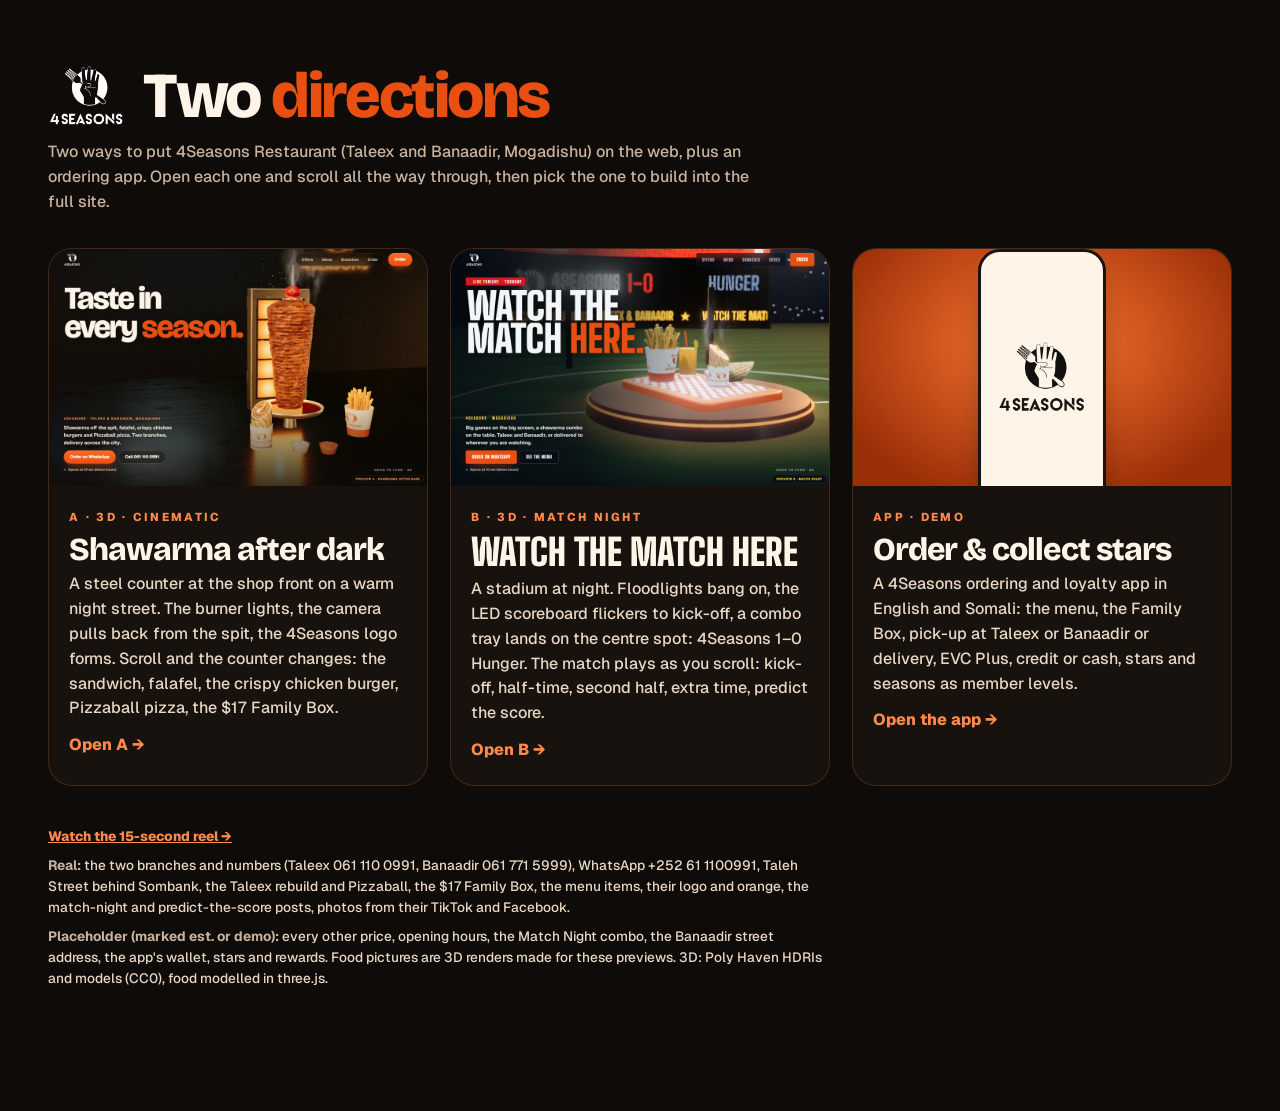
<file: index.html>
<!doctype html>
<html lang="en">
<head>
<meta charset="utf-8">
<meta name="viewport" content="width=device-width, initial-scale=1">
<title>4Seasons · Taste in every season</title>
<meta http-equiv="refresh" content="0; url=previews/">
<link rel="icon" href="brand/favicon.png">
<style>body{margin:0;min-height:100vh;display:grid;place-items:center;background:#ea4f12;font:700 18px system-ui,sans-serif}a{color:#fff}</style>
</head>
<body><a href="previews/">4Seasons · see the previews</a></body>
</html>
</file>
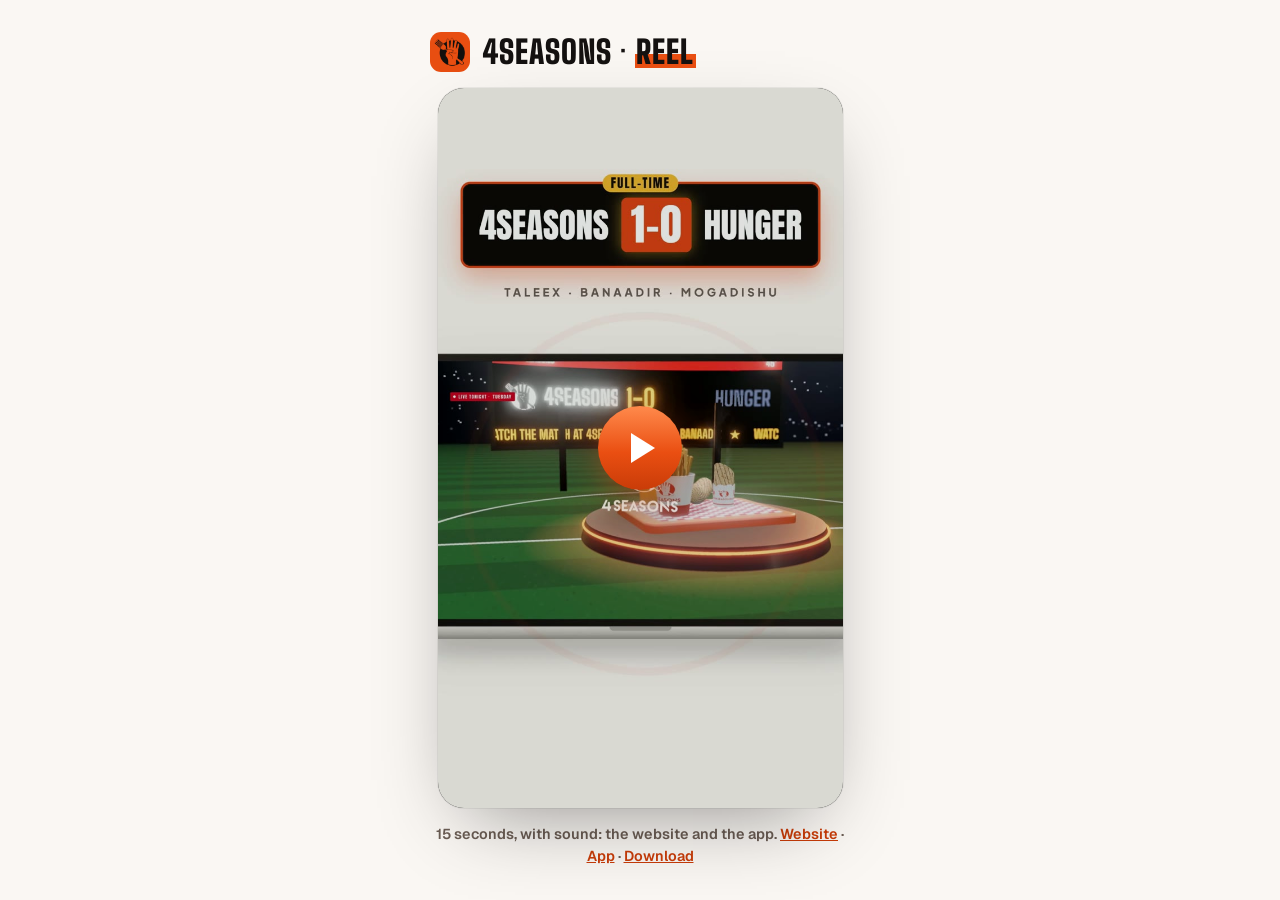
<file: film/index.html>
<!doctype html>
<html lang="en">
<head>
<meta charset="utf-8">
<meta name="viewport" content="width=device-width, initial-scale=1">
<title>4Seasons · Reel</title>
<meta name="description" content="A 15-second reel of the 4Seasons Restaurant website and ordering app. Taleex and Banaadir, Mogadishu.">
<meta name="theme-color" content="#faf7f3">
<link rel="icon" href="../brand/favicon.png">
<link rel="preconnect" href="https://fonts.googleapis.com"><link rel="preconnect" href="https://fonts.gstatic.com" crossorigin>
<link rel="stylesheet" href="https://fonts.googleapis.com/css2?family=Big+Shoulders+Display:wght@800;900&family=Geist:wght@600;700;800&display=swap">
<style>
  * { box-sizing: border-box; }
  body { margin: 0; min-height: 100svh; display: grid; place-items: center; background: #faf7f3; color: #141110; font: 600 16px/1.5 Geist, system-ui, sans-serif; padding: 16px; }
  main { width: min(420px, 100%); display: grid; gap: 16px; }
  header { display: flex; align-items: center; gap: 12px; }
  header img { width: 40px; height: 40px; border-radius: 11px; }
  h1 { margin: 0; font: 900 2rem/1 "Big Shoulders Display", Impact, sans-serif; text-transform: uppercase; letter-spacing: .03em; }
  h1 mark { background: linear-gradient(180deg, transparent 55%, #EA4F12 55%, #EA4F12 92%, transparent 92%); color: inherit; padding: 0 .06em; }
  .frame { position: relative; border-radius: 26px; overflow: hidden; background: #000; aspect-ratio: 9 / 16; width: min(100%, calc(80svh * 9 / 16)); margin: 0 auto; box-shadow: 0 30px 80px -30px rgba(0,0,0,.45), 0 0 0 1px rgba(0,0,0,.06); }
  video { width: 100%; height: 100%; display: block; object-fit: contain; }
  .play { position: absolute; inset: 0; display: grid; place-items: center; background: rgba(0,0,0,.12); border: 0; cursor: pointer; transition: opacity .3s; }
  .play:focus-visible { outline: 3px solid #EA4F12; outline-offset: -6px; }
  .play i { width: 84px; height: 84px; border-radius: 50%; display: grid; place-items: center; background: linear-gradient(180deg, #ff8a4c, #EA4F12 55%, #C93C08); box-shadow: 0 10px 40px -10px rgba(234,79,18,.8); }
  .play i::after { content: ""; margin-left: 6px; border-left: 24px solid #fff; border-top: 15px solid transparent; border-bottom: 15px solid transparent; }
  .playing .play { opacity: 0; pointer-events: none; }
  p { margin: 0; color: #6b5d54; font-size: .9rem; text-align: center; }
  a { color: #C93C08; }
</style>
</head>
<body>
<main>
  <header><img src="../brand/app-icon.png" alt=""><h1>4Seasons · <mark>Reel</mark></h1></header>
  <div class="frame" id="frame">
    <video id="v" src="4seasons-reel.mp4" poster="reel-poster.jpg" playsinline preload="metadata"></video>
    <button class="play" id="p" type="button" aria-label="Play the reel with sound"><i></i></button>
  </div>
  <p>15 seconds, with sound: the website and the app. <a href="../previews/">Website</a> · <a href="../app/">App</a> · <a href="4seasons-reel.mp4" download>Download</a></p>
</main>
<script>
  const v = document.getElementById('v'), f = document.getElementById('frame');
  document.getElementById('p').addEventListener('click', () => { v.controls = true; v.play(); });
  v.addEventListener('play', () => f.classList.add('playing'));
  v.addEventListener('pause', () => f.classList.remove('playing'));
</script>
</body>
</html>
</file>
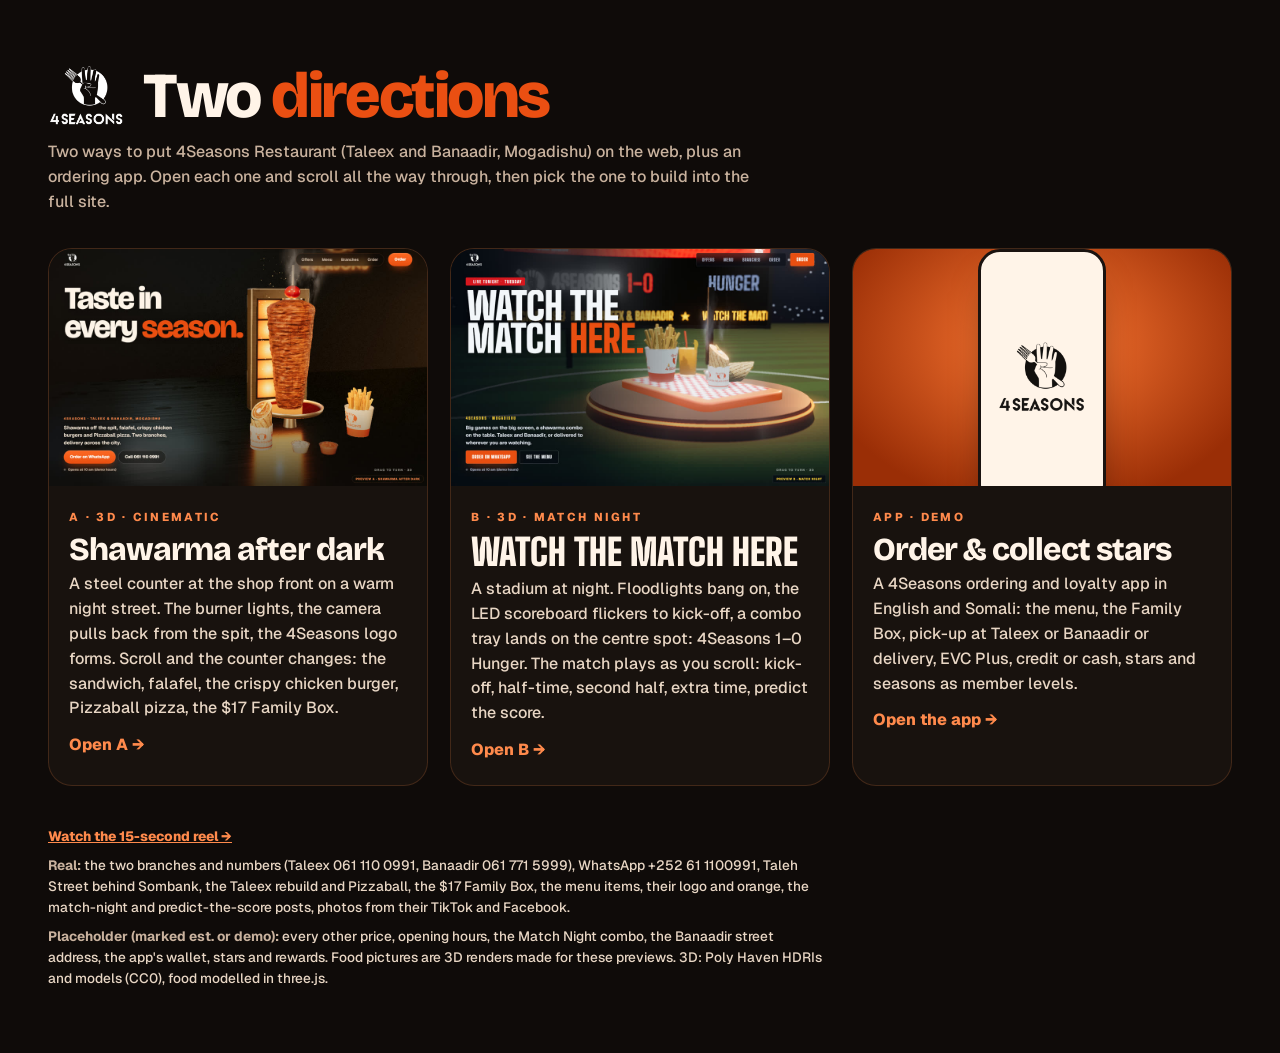
<file: previews/index.html>
<!doctype html>
<html lang="en">
<head>
<meta charset="utf-8">
<meta name="viewport" content="width=device-width, initial-scale=1">
<title>4Seasons · pick a direction</title>
<meta name="description" content="Two website directions and an ordering app for 4Seasons Restaurant, Taleex and Banaadir, Mogadishu.">
<meta name="theme-color" content="#0f0b09">
<link rel="icon" href="../brand/favicon.png">
<link rel="preconnect" href="https://fonts.googleapis.com"><link rel="preconnect" href="https://fonts.gstatic.com" crossorigin>
<link rel="stylesheet" href="https://fonts.googleapis.com/css2?family=Geist:wght@500;700;800&family=Bricolage+Grotesque:opsz,wght@12..96,800&family=Big+Shoulders+Display:wght@900&display=swap">
<style>
  * { box-sizing: border-box; }
  body { margin: 0; min-height: 100vh; background: #0f0b09; color: #fff4e8; font: 500 16px/1.55 Geist, system-ui, sans-serif; padding: clamp(24px, 5vw, 64px) clamp(16px, 4vw, 48px); }
  header { display: flex; align-items: center; gap: 18px; flex-wrap: wrap; margin-bottom: 10px; }
  header img { height: 64px; width: auto; }
  h1 { margin: 0; font: 800 clamp(2.2rem, 5.5vw, 4rem)/1 "Bricolage Grotesque", system-ui, sans-serif; letter-spacing: -.04em; }
  h1 i { color: #ea4f12; font-style: normal; }
  .lead { margin: 12px 0 34px; color: #c9b29e; max-width: 66ch; }
  .grid { display: grid; grid-template-columns: repeat(auto-fit, minmax(min(100%, 340px), 1fr)); gap: 22px; }
  a.card { position: relative; display: grid; grid-template-rows: auto 1fr; border-radius: 24px; overflow: hidden; text-decoration: none; color: inherit; border: 1px solid rgba(255, 138, 76, .18); background: #18120e; transition: transform .35s cubic-bezier(.22, 1, .36, 1), border-color .3s, box-shadow .35s; }
  a.card:hover { transform: translateY(-6px); border-color: #ea4f12; box-shadow: 0 30px 60px -30px rgba(234, 79, 18, .55); }
  a.card:focus-visible { outline: 3px solid #ff8a4c; outline-offset: 4px; }
  .thumb { position: relative; aspect-ratio: 16 / 10; overflow: hidden; background: #000; }
  .thumb img { width: 100%; height: 100%; object-fit: cover; display: block; }
  .thumb.app { display: grid; place-items: center; background: radial-gradient(60% 70% at 50% 40%, #ff7a34, #9a2e06); }
  .phone { width: 34%; aspect-ratio: 9 / 18; border-radius: 22px; border: 3px solid #1a1310; background: #fff4e8; display: grid; place-items: center; box-shadow: 0 24px 40px -18px rgba(0, 0, 0, .7); }
  .phone img { width: 74%; height: auto; }
  .body { padding: 18px 20px 22px; }
  .tag { font: 800 .72rem Geist; letter-spacing: .2em; text-transform: uppercase; color: #ff8a4c; }
  h2 { margin: 6px 0 6px; font: 800 2rem/1 "Bricolage Grotesque", sans-serif; letter-spacing: -.03em; }
  .b h2 { font: 900 2.3rem/1 "Big Shoulders Display", sans-serif; text-transform: uppercase; letter-spacing: 0; }
  p { margin: 0; color: #e8d6c4; }
  .go { display: inline-block; margin-top: 12px; font-weight: 800; color: #ff8a4c; }
  footer { margin-top: 40px; color: #9a8472; font-size: .85rem; max-width: 86ch; display: grid; gap: 8px; }
  footer b { color: #c9b29e; }
</style>
</head>
<body>
<header><img src="../brand/logo-white.png" alt="4Seasons" width="580" height="480"><h1>Two <i>directions</i></h1></header>
<p class="lead">Two ways to put 4Seasons Restaurant (Taleex and Banaadir, Mogadishu) on the web, plus an ordering app. Open each one and scroll all the way through, then pick the one to build into the full site.</p>
<div class="grid">
  <a class="card" href="a/">
    <div class="thumb"><img src="../thumbs/a.jpg" alt="Preview A: the shawarma spit glowing at night on a steel counter" width="1440" height="900"></div>
    <div class="body"><span class="tag">A · 3D · cinematic</span><h2>Shawarma after dark</h2><p>A steel counter at the shop front on a warm night street. The burner lights, the camera pulls back from the spit, the 4Seasons logo forms. Scroll and the counter changes: the sandwich, falafel, the crispy chicken burger, Pizzaball pizza, the $17 Family Box.</p><span class="go">Open A →</span></div>
  </a>
  <a class="card b" href="b/">
    <div class="thumb"><img src="../thumbs/b.jpg" alt="Preview B: a combo tray on a turntable on a floodlit pitch, LED scoreboard behind" width="1440" height="900"></div>
    <div class="body"><span class="tag">B · 3D · match night</span><h2>Watch the match here</h2><p>A stadium at night. Floodlights bang on, the LED scoreboard flickers to kick-off, a combo tray lands on the centre spot: 4Seasons 1–0 Hunger. The match plays as you scroll: kick-off, half-time, second half, extra time, predict the score.</p><span class="go">Open B →</span></div>
  </a>
  <a class="card" href="../app/">
    <div class="thumb app"><div class="phone"><img src="../brand/logo-black.png" alt="" width="580" height="480"></div></div>
    <div class="body"><span class="tag">App · demo</span><h2>Order &amp; collect stars</h2><p>A 4Seasons ordering and loyalty app in English and Somali: the menu, the Family Box, pick-up at Taleex or Banaadir or delivery, EVC Plus, credit or cash, stars and seasons as member levels.</p><span class="go">Open the app →</span></div>
  </a>
</div>
<footer><p><a href="../film/" style="color:#ff8a4c;font-weight:800">Watch the 15-second reel →</a></p>
<p><b>Real:</b> the two branches and numbers (Taleex 061 110 0991, Banaadir 061 771 5999), WhatsApp +252 61 1100991, Taleh Street behind Sombank, the Taleex rebuild and Pizzaball, the $17 Family Box, the menu items, their logo and orange, the match-night and predict-the-score posts, photos from their TikTok and Facebook.</p>
<p><b>Placeholder (marked est. or demo):</b> every other price, opening hours, the Match Night combo, the Banaadir street address, the app's wallet, stars and rewards. Food pictures are 3D renders made for these previews. 3D: Poly Haven HDRIs and models (CC0), food modelled in three.js.</p></footer>
</body>
</html>
</file>
